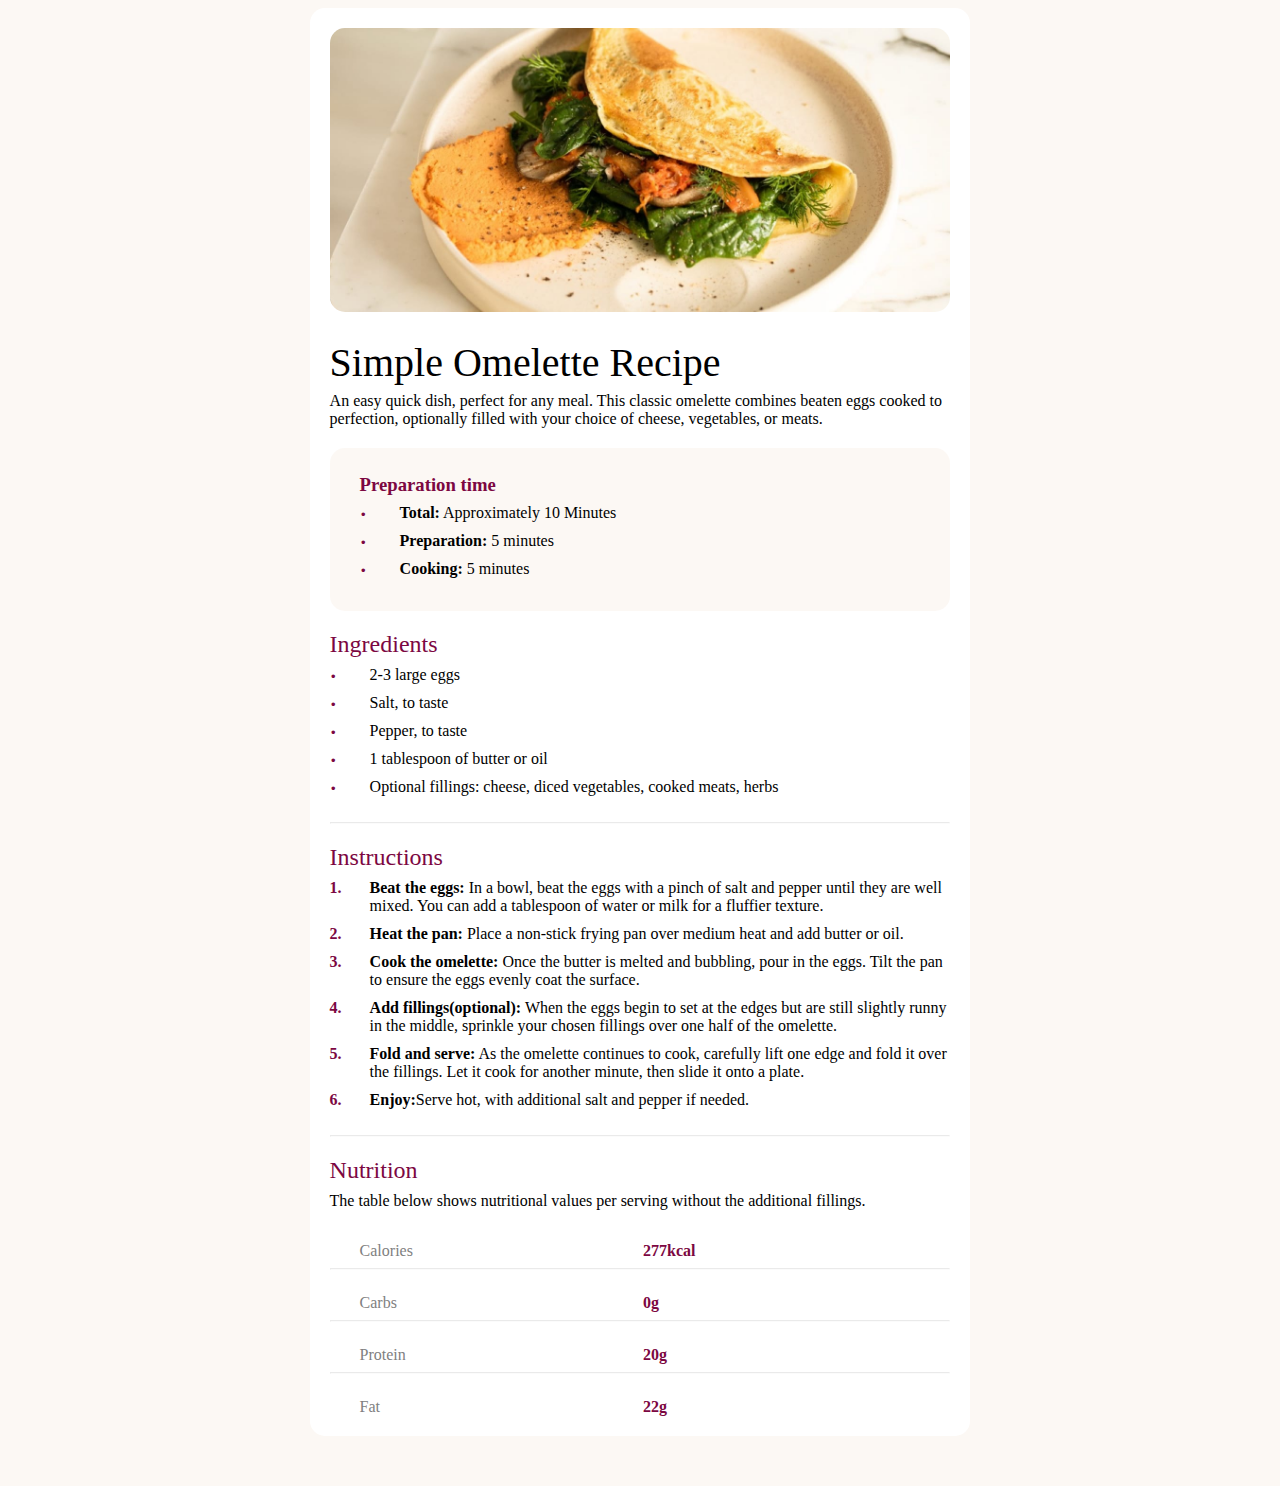
<file: index.html>
<!DOCTYPE html>
<html lang="en">
    <head>
        <meta charset="UTF-8">
        <meta name="viewport" content="width=device-width, initial-scale=1.0" />
        <link rel="stylesheet" href="style.css">
        <title>Omelette Recipe</title>
    </head>
<body>
    <div class="first">
            <img src="image-omelette.jpeg" alt="omelette">  

    <h1>Simple Omelette Recipe</h1>
    <p>An easy quick dish, perfect for any meal. This classic omelette combines beaten eggs cooked to perfection, optionally filled with your choice of cheese, vegetables, or meats.</p>

<div class="third">
    <h3>Preparation time</h3>
    <ul>
        <li><strong>Total:</strong> Approximately 10 Minutes</li>
        <li><strong>Preparation:</strong> 5 minutes</li>
        <li><strong>Cooking:</strong> 5 minutes</li>
    </ul>
</div>
<h2>Ingredients</h2>
<ul>
    <li>2-3 large eggs</li>
    <li>Salt, to taste</li>
    <li>Pepper, to taste</li>
    <li>1 tablespoon of butter or oil</li>
    <li>Optional fillings: cheese, diced vegetables, cooked meats, herbs</li>
</ul>
<hr>
<h2>Instructions</h2>
<ol>
    <li><strong>Beat the eggs:</strong> In a bowl, beat the eggs with a pinch of salt and pepper until they are well mixed. You can add a tablespoon of water or milk for a fluffier texture.</li>
    <li><strong>Heat the pan:</strong> Place a non-stick frying pan over medium heat and add butter or oil.</li>
    <li><strong>Cook the omelette:</strong> Once the butter is melted and bubbling, pour in the eggs. Tilt the pan to ensure the eggs evenly coat the surface.</li>
    <li><strong>Add fillings(optional):</strong> When the eggs begin to set at the edges but are still slightly runny in the middle, sprinkle your chosen fillings over one half of the omelette.</li>
    <li><strong>Fold and serve:</strong> As the omelette continues to cook, carefully lift one edge and fold it over the fillings. Let it cook for another minute, then slide it onto a plate.</li>
    <li><strong>Enjoy:</strong>Serve hot, with additional salt and pepper if needed. </li>
</ol>
<hr/>
<h2>Nutrition</h2>
<p>The table below shows nutritional values per serving without the additional fillings.</p>
<div class="first-column">
    <p class="one">Calories</p><p class="two">277kcal</p>
    <hr/>
    <p class="one">Carbs</p><p class="two">0g</p>
    <hr/>
    <p class="one">Protein</p><p class="two">20g</p>
    <hr/>
    <p class="one">Fat</p><p class="two">22g</p>
</div>

</body>
</html>
</file>
<file: style.css>
body{
    background-color: rgba(243, 229, 216, 0.281);
    max-width: 700;
    margin-left: auto;
    margin-right: auto;
}
.first{
    max-width: 100%;
    width: 48.5%;
    margin-left: auto;
    margin-right: auto;
    margin-bottom: 50px;
    padding: 20px;
    background-color: white;
    border-radius: 15px;
}

img{
    max-width: 100%; /*this lets image stay in container*/
    height: auto;
    display: block;
    margin: 0 auto;
    border-radius: 15px;
    width: 650px;
}

.third{
    margin-top: 20px;
    background-color:rgba(243, 229, 216, 0.281);
    padding-top: 8px;
    padding-left: 30px;
    padding-bottom: 7px;
    border-radius: 15px;
}
h1{
    font-family: young serif;
    font-weight: 500;
    font-size: 40px;
    margin-bottom: -10px;
}
h3{
    font-family: outfit; 
    color: rgb(124, 7, 66);
    font-weight: 600;
    margin-bottom: -8px;
}
h2{
    font-family: young serif; 
    color: rgb(124, 7, 66);
    font-weight: 500;
    margin-bottom: -8px;
}
ul{
    list-style: none;
    padding-left: 20px;
    
}
ul li{
    font-family: outfit;
    padding-bottom: 10px;
    position: relative;
    padding-left: 20px;

}
ul li::before{
    color: rgb(124, 7, 66);
    content: ".";
    font-size: 30px;
    margin-right: 8px;
    font-weight: 24px;
    position: absolute;
    left: -20px;
    bottom: 9px;
}
ol{
    list-style: none;
    counter-reset: item;
    padding-left: 20px;
}
ol li{
    font-family: outfit;
    padding-bottom: 10px;
    position: relative;
    padding-left: 20px; /* to add space between li and text */
}
ol li::before{
    content: counter(item)".";
    counter-increment: item;
    left: -20px;
    right: 100px;
    position: absolute;
    font-weight: bold;
    color:rgb(124, 7, 66);
}
p{
    font-family: outfit;
}
hr{
    opacity: 20%;
}

.one, .two{
    display: inline-block;
    margin-bottom: -20px;
}
.one{
    color: grey;
    width: 65%;
    text-align: left;
    margin-left: 30px;
}
.two{
    color:rgb(124, 7, 66);
    font-weight: bold;
    width: 25%;
    margin-left: -120px;
}

@media (max-width: 768px) {
    body{
        background-color: white;
       
    }
    img{
        border-radius: 0px;
        margin-left: -20px;
        margin-top: -30px;
        margin-right: -80px;
        width: 110%;
        height: auto;
        max-width: 500px;

    }
    .first{
        border-radius: 0px;
        max-width: 90%;
        width: 999px;
        margin: 0 auto;
    }
    .third{
        border-radius: 10px;
    }
    }
</file>
